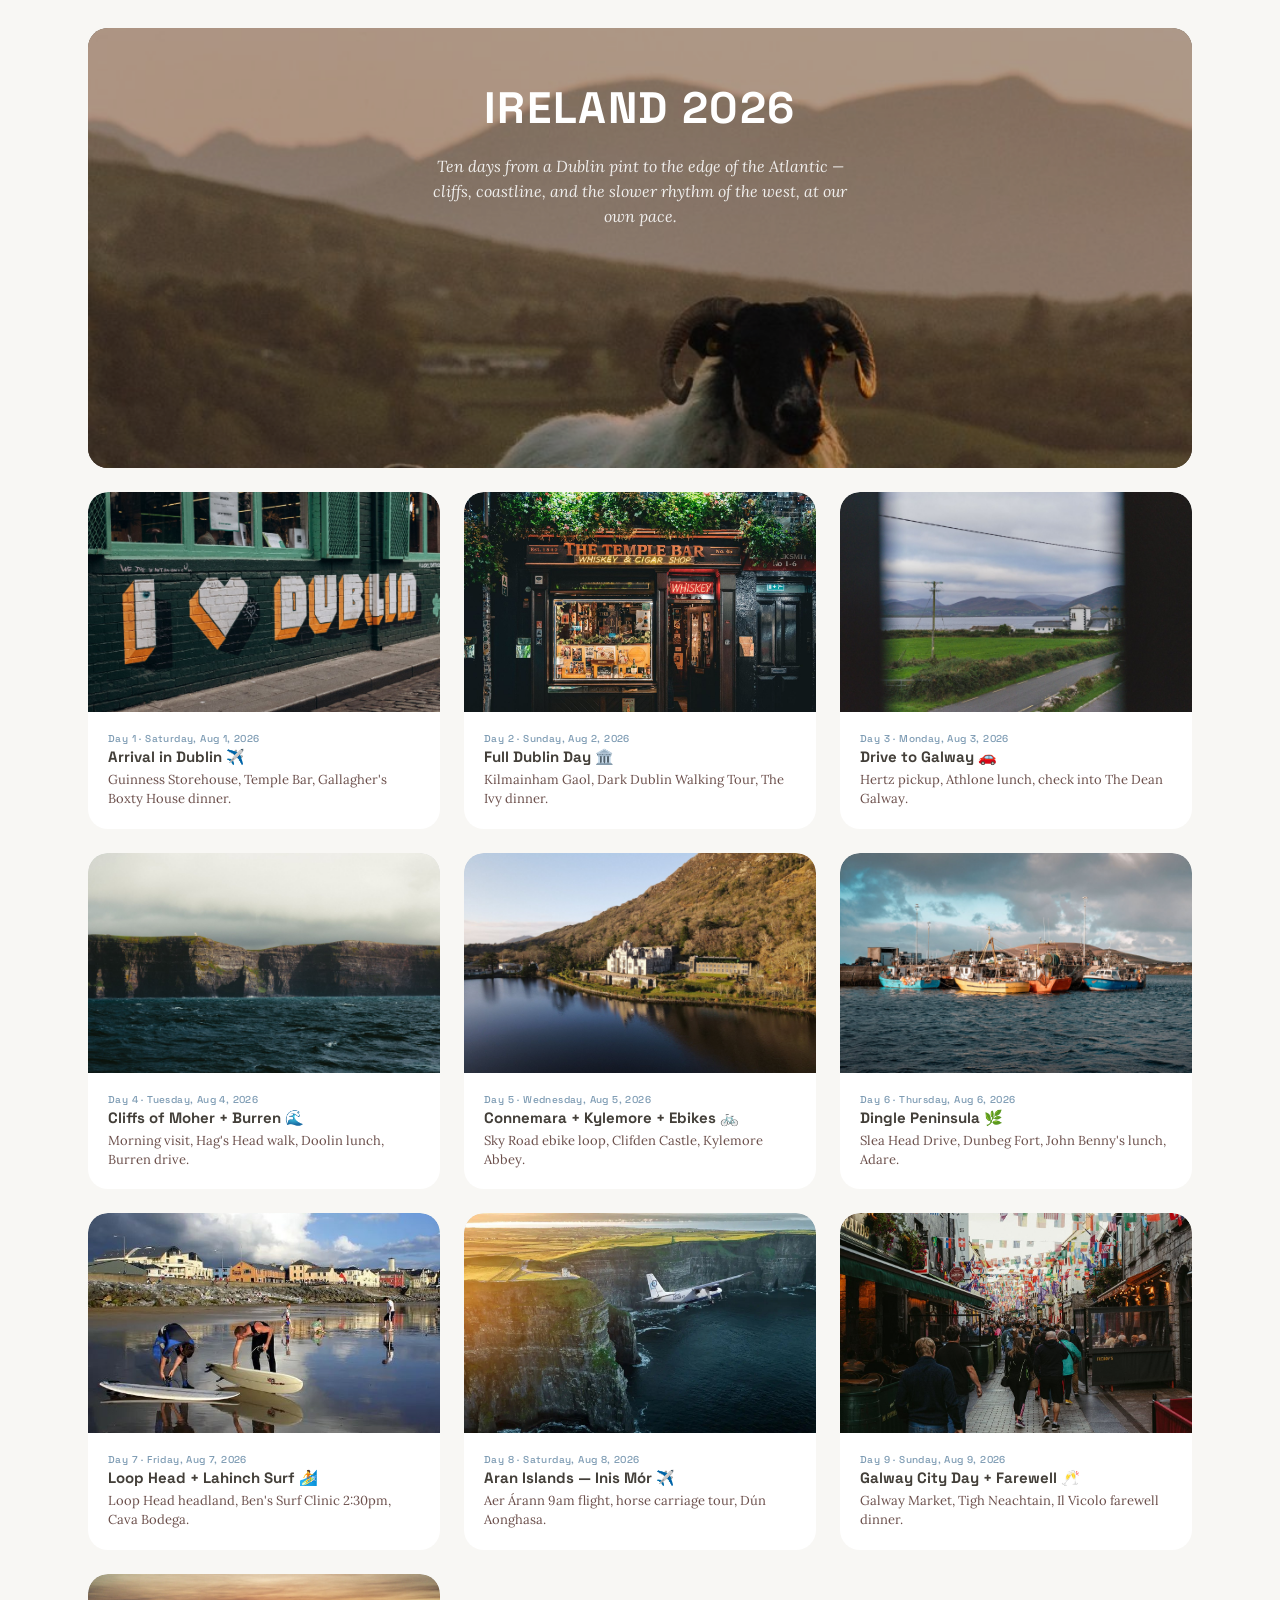
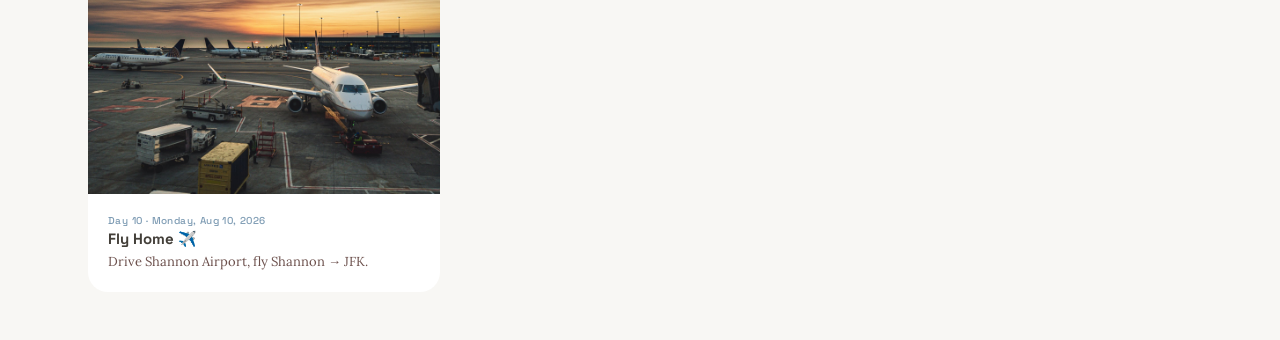
<file: index.html>
<!DOCTYPE html>
<html lang="en">
<head>
<meta charset="UTF-8">
<meta name="viewport" content="width=device-width, initial-scale=1.0, maximum-scale=5.0">
<title>Sabatini Family — Ireland 2026</title>

<!-- Social share preview (iMessage, WhatsApp, Slack, Facebook, etc.) -->
<meta property="og:type" content="website">
<meta property="og:title" content="Sabatini Family — Ireland 2026">
<meta property="og:description" content="Ten days from a Dublin pint to the edge of the Atlantic — cliffs, coastline, and the slower rhythm of the west, at our own pace.">
<meta property="og:image" content="https://rob-sabatini.github.io/Ireland2026/img/social-preview.jpg">
<meta property="og:url" content="https://rob-sabatini.github.io/Ireland2026/">
<meta name="twitter:card" content="summary_large_image">
<meta name="twitter:title" content="Sabatini Family — Ireland 2026">
<meta name="twitter:description" content="Ten days from a Dublin pint to the edge of the Atlantic — cliffs, coastline, and the slower rhythm of the west, at our own pace.">
<meta name="twitter:image" content="https://rob-sabatini.github.io/Ireland2026/img/social-preview.jpg">

<link rel="stylesheet" href="css/styles.css">
</head>
<body>
<main class="cover">

  <!-- Hero — replace bg-color with photo when ready -->
  <div class="cover-hero">
    <picture>
      <source media="(min-width: 900px)" srcset="img/social-preview.jpg">
      <img src="img/hero.jpg" alt="Ireland 2026">
    </picture>
    <div class="cover-hero-content">
      <h1>IRELAND 2026</h1>
      <p class="cover-hero-sub">Ten days from a Dublin pint to the edge of the Atlantic — cliffs, coastline, and the slower rhythm of the west, at our own pace.</p>
    </div>
  </div>

  <!-- Day 1 -->
  <div class="day-card-wrap">
    <a class="day-card" href="days/day-01.html">
      <div class="day-card-image"><img src="img/day01.jpg" alt=""></div>
      <div class="day-card-text">
        <div class="day-card-meta">
          <span class="day-card-label">Day 1  ·  Saturday, Aug 1, 2026</span>
          <span class="day-card-title">Arrival in Dublin ✈️</span>
        </div>
        <span class="day-card-summary">Guinness Storehouse, Temple Bar, Gallagher's Boxty House dinner.</span>
      </div>
    </a>
  </div>

  <!-- Day 2 -->
  <div class="day-card-wrap">
    <a class="day-card" href="days/day-02.html">
      <div class="day-card-image"><img src="img/day02.jpg" alt=""></div>
      <div class="day-card-text">
        <div class="day-card-meta">
          <span class="day-card-label">Day 2  ·  Sunday, Aug 2, 2026</span>
          <span class="day-card-title">Full Dublin Day 🏛️</span>
        </div>
        <span class="day-card-summary">Kilmainham Gaol, Dark Dublin Walking Tour, The Ivy dinner.</span>
      </div>
    </a>
  </div>

  <!-- Day 3 -->
  <div class="day-card-wrap">
    <a class="day-card" href="days/day-03.html">
      <div class="day-card-image"><img src="img/day03.jpg" alt=""></div>
      <div class="day-card-text">
        <div class="day-card-meta">
          <span class="day-card-label">Day 3  ·  Monday, Aug 3, 2026</span>
          <span class="day-card-title">Drive to Galway 🚗</span>
        </div>
        <span class="day-card-summary">Hertz pickup, Athlone lunch, check into The Dean Galway.</span>
      </div>
    </a>
  </div>

  <!-- Day 4 -->
  <div class="day-card-wrap">
    <a class="day-card" href="days/day-04.html">
      <div class="day-card-image"><img src="img/day04.jpg" alt=""></div>
      <div class="day-card-text">
        <div class="day-card-meta">
          <span class="day-card-label">Day 4  ·  Tuesday, Aug 4, 2026</span>
          <span class="day-card-title">Cliffs of Moher + Burren 🌊</span>
        </div>
        <span class="day-card-summary">Morning visit, Hag's Head walk, Doolin lunch, Burren drive.</span>
      </div>
    </a>
  </div>

  <!-- Day 5 -->
  <div class="day-card-wrap">
    <a class="day-card" href="days/day-05.html">
      <div class="day-card-image"><img src="img/day05.jpg" alt=""></div>
      <div class="day-card-text">
        <div class="day-card-meta">
          <span class="day-card-label">Day 5  ·  Wednesday, Aug 5, 2026</span>
          <span class="day-card-title">Connemara + Kylemore + Ebikes 🚲</span>
        </div>
        <span class="day-card-summary">Sky Road ebike loop, Clifden Castle, Kylemore Abbey.</span>
      </div>
    </a>
  </div>

  <!-- Day 6 -->
  <div class="day-card-wrap">
    <a class="day-card" href="days/day-06.html">
      <div class="day-card-image"><img src="img/day06.jpg" alt=""></div>
      <div class="day-card-text">
        <div class="day-card-meta">
          <span class="day-card-label">Day 6  ·  Thursday, Aug 6, 2026</span>
          <span class="day-card-title">Dingle Peninsula 🌿</span>
        </div>
        <span class="day-card-summary">Slea Head Drive, Dunbeg Fort, John Benny's lunch, Adare.</span>
      </div>
    </a>
  </div>

  <!-- Day 7 -->
  <div class="day-card-wrap">
    <a class="day-card" href="days/day-07.html">
      <div class="day-card-image"><img src="img/day07.jpg" alt=""></div>
      <div class="day-card-text">
        <div class="day-card-meta">
          <span class="day-card-label">Day 7  ·  Friday, Aug 7, 2026</span>
          <span class="day-card-title">Loop Head + Lahinch Surf 🏄</span>
        </div>
        <span class="day-card-summary">Loop Head headland, Ben's Surf Clinic 2:30pm, Cava Bodega.</span>
      </div>
    </a>
  </div>

  <!-- Day 8 -->
  <div class="day-card-wrap">
    <a class="day-card" href="days/day-08.html">
      <div class="day-card-image"><img src="img/day08.jpg" alt=""></div>
      <div class="day-card-text">
        <div class="day-card-meta">
          <span class="day-card-label">Day 8  ·  Saturday, Aug 8, 2026</span>
          <span class="day-card-title">Aran Islands — Inis Mór ✈️</span>
        </div>
        <span class="day-card-summary">Aer Árann 9am flight, horse carriage tour, Dún Aonghasa.</span>
      </div>
    </a>
  </div>

  <!-- Day 9 -->
  <div class="day-card-wrap">
    <a class="day-card" href="days/day-09.html">
      <div class="day-card-image"><img src="img/day09.jpg" alt=""></div>
      <div class="day-card-text">
        <div class="day-card-meta">
          <span class="day-card-label">Day 9  ·  Sunday, Aug 9, 2026</span>
          <span class="day-card-title">Galway City Day + Farewell 🥂</span>
        </div>
        <span class="day-card-summary">Galway Market, Tigh Neachtain, Il Vicolo farewell dinner.</span>
      </div>
    </a>
  </div>

  <!-- Day 10 -->
  <div class="day-card-wrap">
    <a class="day-card" href="days/day-10.html">
      <div class="day-card-image"><img src="img/day10.jpg" alt=""></div>
      <div class="day-card-text">
        <div class="day-card-meta">
          <span class="day-card-label">Day 10  ·  Monday, Aug 10, 2026</span>
          <span class="day-card-title">Fly Home ✈️</span>
        </div>
        <span class="day-card-summary">Drive Shannon Airport, fly Shannon → JFK.</span>
      </div>
    </a>
  </div>

</main>
</body>
</html>
</file>
<file: css/styles.css>
@import url('https://fonts.googleapis.com/css2?family=Space+Grotesk:wght@300;400;500;700&family=Lora:ital,wght@0,400;0,500;0,600;1,400;1,500&display=swap');

/* ─── Tokens ─────────────────────────────────────────────────── */
:root {
  --galway:    #433f39;
  --atlantic:  #7d9bb3;
  --burren:    #656033;
  --connemara: #996c41;
  --dingle:    #6c504c;
  --mist:      #c6d2e5;
  --surface:   #f8f7f4;
  --card:      #ffffff;
  --img-ph:    #d9d9d9;
  --gap:       10px;
  --sans:      'Space Grotesk', sans-serif;
  --serif:     'Lora', Georgia, 'Times New Roman', serif;

  /* Regional header accent — Dublin leg (Days 1-2), distinct from the Galway-based leg (Days 3-10) */
  --dublin: #6b2f2b;  /* Georgian brick / oxblood */
}

/* ─── Reset ──────────────────────────────────────────────────── */
*, *::before, *::after { box-sizing: border-box; margin: 0; padding: 0; }
html { font-size: 16px; -webkit-text-size-adjust: 100%; }
body { font-family: var(--sans); background: var(--surface); color: var(--galway); }
a { color: inherit; text-decoration: none; }
img { display: block; width: 100%; height: 100%; object-fit: cover; }

/* ─── INDEX PAGE ─────────────────────────────────────────────── */

.cover {
  max-width: 402px;
  margin: 0 auto;
  background: var(--surface);
  display: flex;
  flex-direction: column;
  gap: var(--gap);
  padding-top: 10px;
  padding-bottom: 2rem;
}

/* Hero — 500px, inset 10px, rounded 20px, title+sub in top third */
.cover-hero {
  margin: 0 10px;
  height: 500px;
  background: var(--galway);
  border-radius: 20px;
  display: flex;
  align-items: flex-start;
  justify-content: center;
  padding: 52px 30px 10px;
  position: relative;
  overflow: hidden;
  flex-shrink: 0;
}
.cover-hero img {
  position: absolute;
  inset: 0;
  width: 100%;
  height: 100%;
  object-fit: cover;
  z-index: 0;
}
.cover-hero::before {
  content: "";
  position: absolute;
  inset: 0;
  background: rgba(0, 0, 0, 0.32);
  z-index: 1;
}
.cover-hero-content {
  position: relative;
  z-index: 2;
  display: flex;
  flex-direction: column;
  align-items: center;
  gap: 14px;
}
.cover-hero h1 {
  font-size: 30px;
  font-weight: 700;
  color: #fff;
  text-align: center;
  letter-spacing: 1.2px;
}
.cover-hero-sub {
  font-family: var(--serif);
  font-size: 14px;
  font-weight: 400;
  font-style: italic;
  color: rgba(255, 255, 255, 0.88);
  line-height: 1.55;
  text-align: center;
  max-width: 290px;
}

/* Day card wrapper — 10px horizontal padding */
.day-card-wrap {
  width: 100%;
  padding: 0 10px;
  flex-shrink: 0;
}

/* Day card — white, tall, image on top, 20px radius */
.day-card {
  display: flex;
  flex-direction: column;
  align-items: stretch;
  width: 100%;
  background: var(--card);
  border-radius: 20px;
  overflow: hidden;
}

/* Image — full width on top, 200px tall, rounded top corners */
.day-card-image {
  width: 100%;
  height: 200px;
  background: var(--img-ph);
  overflow: hidden;
  position: relative;
  border-top-left-radius: 20px;
  border-top-right-radius: 20px;
}
.day-card-image img {
  position: absolute; inset: 0;
  width: 100%; height: 100%;
  object-fit: cover;
}

/* Text content — below image, 20px padding */
.day-card-text {
  display: flex;
  flex-direction: column;
  gap: 5px;
  padding: 20px;
}
.day-card-meta { display: flex; flex-direction: column; gap: 2px; }
.day-card-label {
  font-family: var(--sans);
  font-size: 10px;
  font-weight: 500;
  color: var(--atlantic);
  letter-spacing: 0.4px;
}
.day-card-title {
  font-family: var(--sans);
  font-size: 15px;
  font-weight: 700;
  color: var(--galway);
}
.day-card-summary {
  font-family: var(--serif);
  font-size: 13px;
  font-weight: 400;
  color: var(--dingle);
  line-height: 1.45;
}


/* ─── DAY DETAIL PAGE ────────────────────────────────────────── */

.day-page {
  max-width: 402px;
  margin: 0 auto;
  background: var(--surface);
  display: flex;
  flex-direction: column;
  gap: var(--gap);
  min-height: 100vh;
  padding-bottom: 2rem;
}

/* Top card — nav + map + tabs merged into one rounded unit, inset 10px from page edges */
.day-top-wrap {
  width: 100%;
  padding: 10px 10px 0 10px;
  flex-shrink: 0;
}
.day-top-card {
  width: 100%;
  border-radius: 20px;
  overflow: hidden;
}
/* Dublin leg (Days 1-2) — swap the header/tabs accent from Galway charcoal to Dublin brick */
.day-top-card.region-dublin .day-nav,
.day-top-card.region-dublin .day-tabs {
  background: var(--dublin);
}

/* Nav bar — #433f39, holds title + breadcrumb + links */
.day-nav {
  width: 100%;
  background: var(--galway);
  display: flex;
  flex-direction: column;
  gap: 14px;
  justify-content: center;
  padding: 16px 20px;
  flex-shrink: 0;
}
.day-nav-head {
  display: flex;
  flex-direction: column;
  gap: 4px;
}
.day-nav-title {
  font-family: var(--sans);
  font-size: 20px;
  font-weight: 700;
  color: #fff;
}
/* Breadcrumb inside the nav bar */
.day-nav-breadcrumb {
  display: flex;
  align-items: center;
  gap: 6px;
  flex-wrap: wrap;
}
.nav-bc-day   { font-family: var(--sans); font-size: 12px; font-weight: 700; color: #fff; white-space: nowrap; }
.nav-bc-dot   { width: 5px; height: 5px; border-radius: 50%; background: var(--mist); flex-shrink: 0; }
.nav-bc-date  { font-family: var(--sans); font-size: 12px; font-weight: 300; color: var(--mist); white-space: nowrap; }
.nav-bc-title { font-family: var(--sans); font-size: 15px; font-weight: 700; color: #fff; }
.day-nav-links {
  display: grid;
  grid-template-columns: 1fr auto 1fr;
  align-items: center;
  width: 100%;
}
.day-nav-links a {
  font-size: 12px;
  font-weight: 300;
  color: var(--mist);
  white-space: nowrap;
}
.day-nav-links .nav-prev { grid-column: 1; justify-self: start; }
.day-nav-links .nav-all  { grid-column: 2; justify-self: center; }
.day-nav-links .nav-next { grid-column: 3; justify-self: end; }

/* Map — mist bg, 400px tall, flush within the top card (no independent radius) */
.day-map {
  width: 100%;
  height: 400px;
  background: var(--mist);
  overflow: hidden;
  position: relative;
  display: flex;
  align-items: center;
  justify-content: center;
}
.day-map > div[id^="gmap"] {
  position: absolute;
  inset: 0;
  width: 100% !important;
  height: 100% !important;
}
.map-placeholder-label {
  font-size: 16px;
  font-weight: 500;
  color: var(--atlantic);
  pointer-events: none;
}

/* Tab bar — #433f39, 59px tall, flush within the top card */
.day-tabs {
  width: 100%;
  height: 59px;
  background: var(--galway);
  display: flex;
  align-items: center;
  justify-content: space-between;
  padding: 5px 20px;
  flex-shrink: 0;
}
.day-tabs a {
  font-size: 11px;
  font-weight: 700;
  letter-spacing: 0.55px;
  color: var(--mist);
  white-space: nowrap;
}
.day-tabs a:first-child { color: #fff; }

/* Itinerary section */
.day-section {
  width: 100%;
  background: var(--card);
  padding: 20px;
  display: flex;
  flex-direction: column;
  gap: 10px;
  flex-shrink: 0;
}

/* Section pill header */
.section-pill {
  width: 100%;
  display: flex;
  align-items: center;
  font-size: 11px;
  font-weight: 700;
  letter-spacing: 0.55px;
  color: #fff;
  padding: 5px 10px;
  border-radius: 10px;
}
.pill-galway    { background: var(--galway); }
.pill-burren    { background: var(--burren); }
.pill-connemara { background: var(--connemara); }
.pill-atlantic  { background: var(--atlantic); }
.pill-dingle    { background: var(--dingle); }

/* Itinerary row */
.itin-row {
  width: 100%;
  background: var(--galway);
  border-radius: 10px;
  padding: 5px 10px;
  display: flex;
  gap: 10px;
  align-items: flex-start;
}
.itin-time {
  font-size: 12px;
  font-weight: 700;
  color: #fff;
  white-space: nowrap;
  flex-shrink: 0;
}
.itin-desc {
  font-size: 12px;
  font-weight: 400;
  color: var(--mist);
}
.itin-notes {
  font-family: var(--serif);
  font-size: 13px;
  font-weight: 400;
  color: var(--galway);
  line-height: 1.5;
  padding: 0 2px;
}

/* Location pins */
.location-pin {
  font-size: 12px;
  font-weight: 400;
  color: var(--atlantic);
  line-height: 1.5;
}
.location-pin a { color: #3c5d76; font-weight: 600; }
.location-pin a::before { content: "📍 "; }

/* Notes body */
.note-body {
  font-family: var(--serif);
  font-size: 13px;
  font-weight: 400;
  color: var(--galway);
  line-height: 1.6;
}

/* Contacts */
.contact-row {
  display: flex;
  justify-content: space-between;
  align-items: center;
  gap: 12px;
  padding: 4px 0;
  border-bottom: 0.5px solid #f0ede8;
}
.contact-row:last-child { border-bottom: none; }
.contact-label { font-size: 12px; font-weight: 500; color: var(--galway); }
.contact-value { font-size: 12px; color: var(--atlantic); text-align: right; }
.contact-value a { color: var(--atlantic); }

/* Bottom nav */
.day-bottom-nav {
  display: grid;
  grid-template-columns: 1fr auto 1fr;
  align-items: center;
  padding: 1rem 1.25rem;
  border-top: 0.5px solid #e8e5df;
  background: var(--surface);
}
.day-bottom-nav a { font-size: 12px; font-weight: 600; color: var(--atlantic); }
.day-bottom-nav .nav-center { font-size: 11px; font-weight: 400; color: var(--dingle); }
.day-bottom-nav .nav-prev { grid-column: 1; justify-self: start; }
.day-bottom-nav .nav-center { grid-column: 2; justify-self: center; }
.day-bottom-nav .nav-next { grid-column: 3; justify-self: end; }

@media (max-width: 402px) {
  .cover, .day-page { max-width: 100%; }
}

/* ─── DESKTOP (≥900px) ───────────────────────────────────────────
   Not a stretch of the mobile layout — cards reflow into a grid,
   the day-detail page splits into itinerary + a sidebar column,
   and nav/tab content stays capped at a comfortable width even
   though the bars themselves run full-width. */
@media (min-width: 900px) {

  /* Home */
  .cover {
    max-width: 1160px;
    display: grid;
    grid-template-columns: repeat(auto-fill, minmax(320px, 1fr));
    gap: 24px;
    padding: 28px 28px 3rem;
  }
  .cover-hero {
    grid-column: 1 / -1;
    height: 440px;
    margin: 0;
  }
  .cover-hero-content { gap: 18px; }
  .cover-hero h1 { font-size: 44px; letter-spacing: 1.6px; }
  .cover-hero-sub { font-size: 16px; max-width: 440px; }
  .day-card-wrap { padding: 0; }
  .day-card-image { height: 220px; }

  /* Day detail */
  .day-page {
    max-width: 1080px;
    display: grid;
    grid-template-columns: 1.6fr 1fr;
    gap: 20px;
    padding: 0 28px 3rem;
  }
  .day-top-wrap { grid-column: 1 / -1; grid-row: 1; padding: 28px 0 0; }
  #itinerary { grid-column: 1; grid-row: 2; }
  .day-sidebar {
    grid-column: 2;
    grid-row: 2;
    display: flex;
    flex-direction: column;
    gap: var(--gap);
  }
  .day-bottom-nav { grid-column: 1 / -1; grid-row: 3; }

  .day-section { border-radius: 16px; box-shadow: 0 1px 3px rgba(67, 63, 57, 0.07); }

  /* Nav/tabs run full-width as bars, but their content stays capped
     so it doesn't feel stretched across a wide screen */
  .day-nav { align-items: flex-start; padding: 26px 36px; }
  .day-nav-head, .day-nav-links { max-width: 620px; }
  .day-map { height: 460px; }
  .day-tabs { justify-content: flex-start; gap: 44px; padding-left: 36px; }
}
</file>
